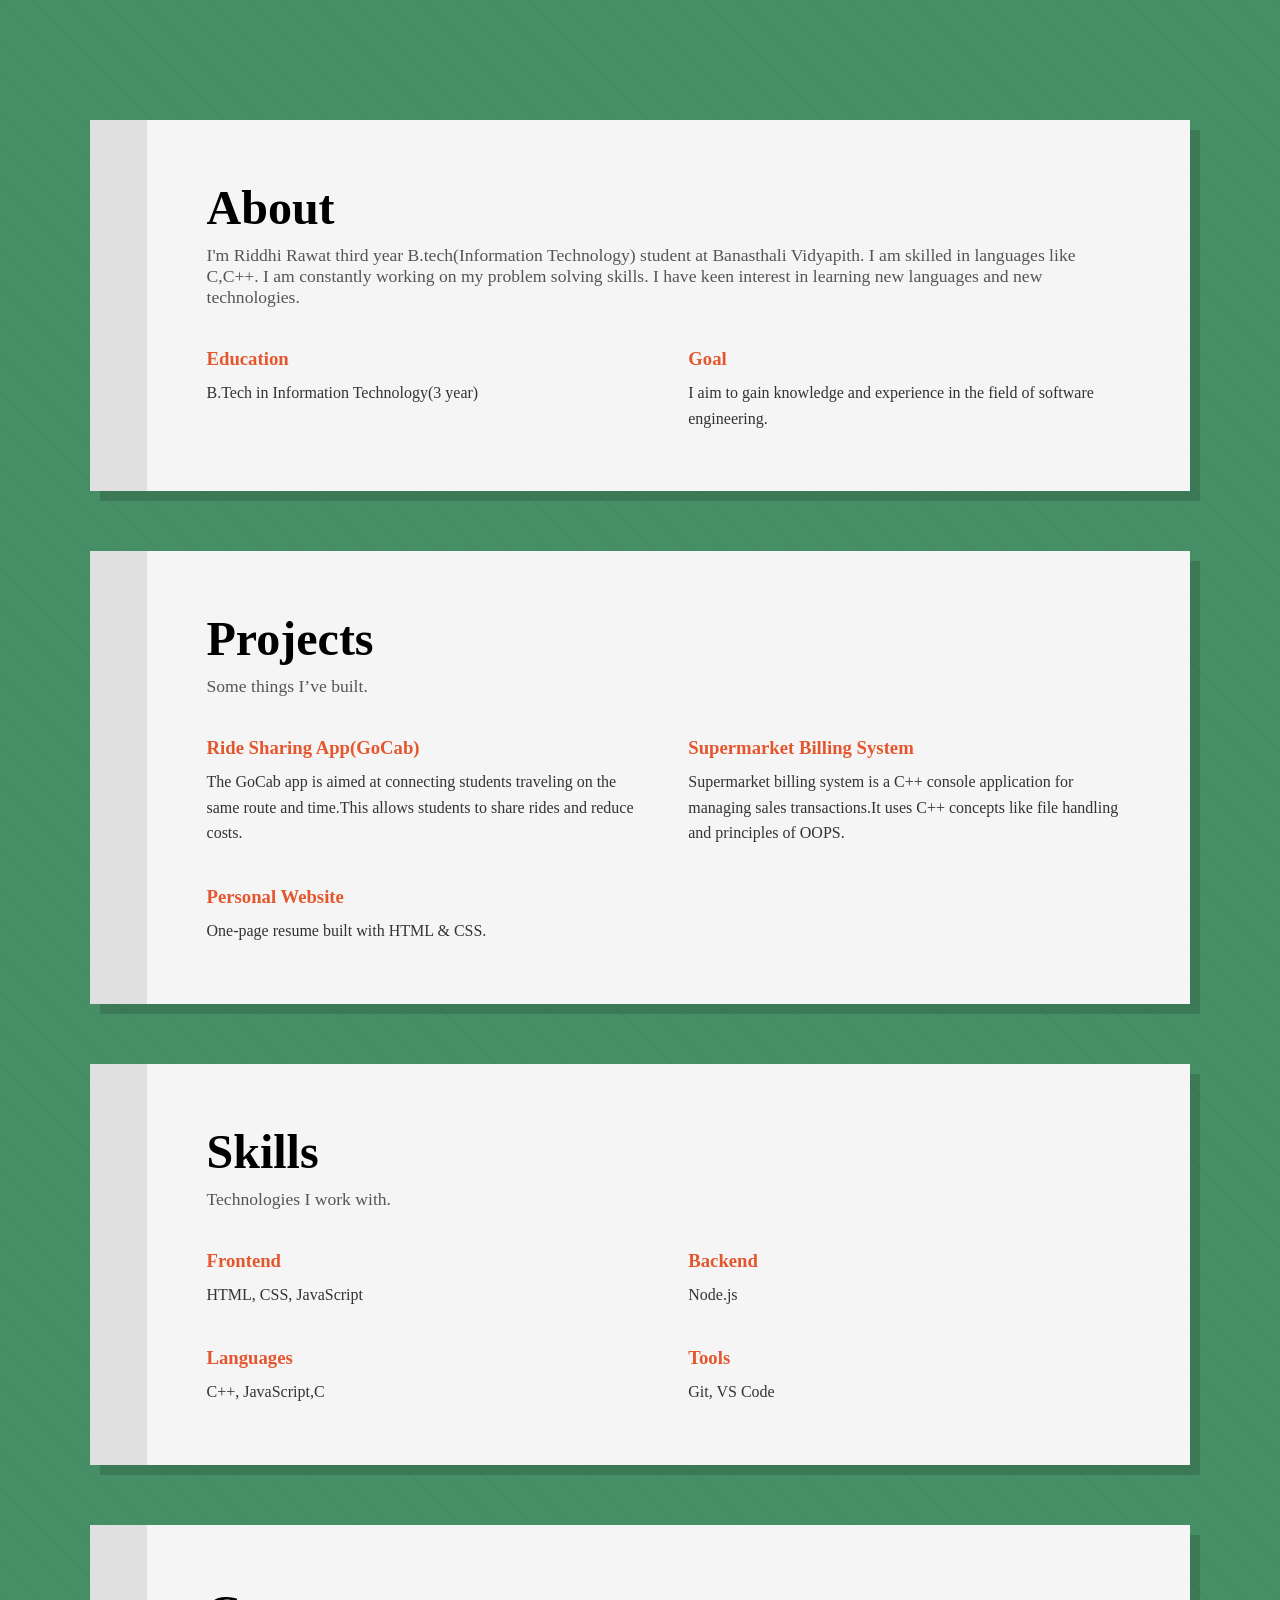
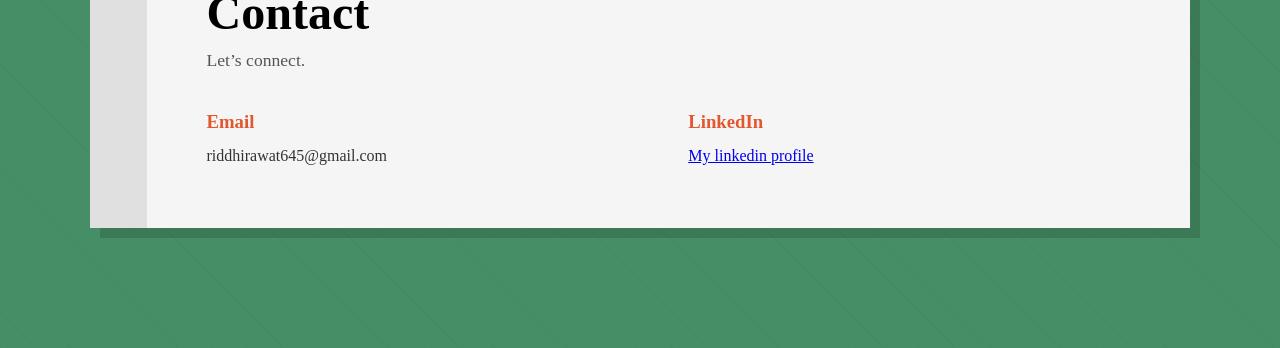
<file: index.html>
<!DOCTYPE html>
<html>
<head>
    <title>Your Name | Resume</title>
    <meta name="viewport" content="width=device-width, initial-scale=1.0">

    
    <link rel="stylesheet" href="portfolio.css">
</head>
<body>

    <div class="section-card">
        <div class="left-strip"></div>
        <div class="content">
            <h1>About</h1>
            <p class="subtitle">I'm Riddhi Rawat third year B.tech(Information Technology) student at Banasthali Vidyapith. 
I am skilled in languages like C,C++. I am constantly working on my problem solving skills. I have keen interest in learning new languages and new technologies.</p>

            <div class="grid">
                <div>
                    <h3>Education</h3>
                    <p>B.Tech in Information Technology(3 year)</p>
                </div>
                <div>
                    <h3>Goal</h3>
                    <p>I aim to gain knowledge and experience in the field of software engineering.</p>
                </div>
            </div>
        </div>
    </div>


    <div class="section-card">
        <div class="left-strip"></div>
        <div class="content">
            <h1>Projects</h1>
            <p class="subtitle">Some things I’ve built.</p>

            <div class="grid">
                <div>
                    <h3>Ride Sharing App(GoCab)</h3>
                    <p>The GoCab app is aimed at connecting students traveling on the same route and time.This allows students to share rides and reduce costs.</p>
                </div>
                
                <div>
                    <h3>Supermarket Billing System</h3>
                    <p>Supermarket billing system is a C++ console application for managing sales transactions.It uses C++ concepts like file handling and principles of OOPS.</p>
                </div>
                <div>
                    <h3>Personal Website</h3>
                    <p>One-page resume built with HTML & CSS.</p>
                </div>
            </div>
        </div>
    </div>


    <div class="section-card">
        <div class="left-strip"></div>
        <div class="content">
            <h1>Skills</h1>
            <p class="subtitle">Technologies I work with.</p>

            <div class="grid">
                <div>
                    <h3>Frontend</h3>
                    <p>HTML, CSS, JavaScript</p>
                </div>
                <div>
                    <h3>Backend</h3>
                    <p>Node.js</p>
                </div>
                <div>
                    <h3>Languages</h3>
                    <p>C++, JavaScript,C</p>
                </div>
                <div>
                    <h3>Tools</h3>
                    <p>Git, VS Code</p>
                </div>
            </div>
        </div>
    </div>


    <div class="section-card">
        <div class="left-strip"></div>
        <div class="content">
            <h1>Contact</h1>
            <p class="subtitle">Let’s connect.</p>

            <div class="grid">
                <div>
                    <h3>Email</h3>
                    <p>riddhirawat645@gmail.com</p>
                </div>
                <div>
                    <h3>LinkedIn</h3>
                    <p><a href="https://www.linkedin.com/in/riddhi-rawat1" target="_blank">My linkedin profile</a></p>
                </div>
            </div>
        </div>
    </div>

</body>

</html>
</file>
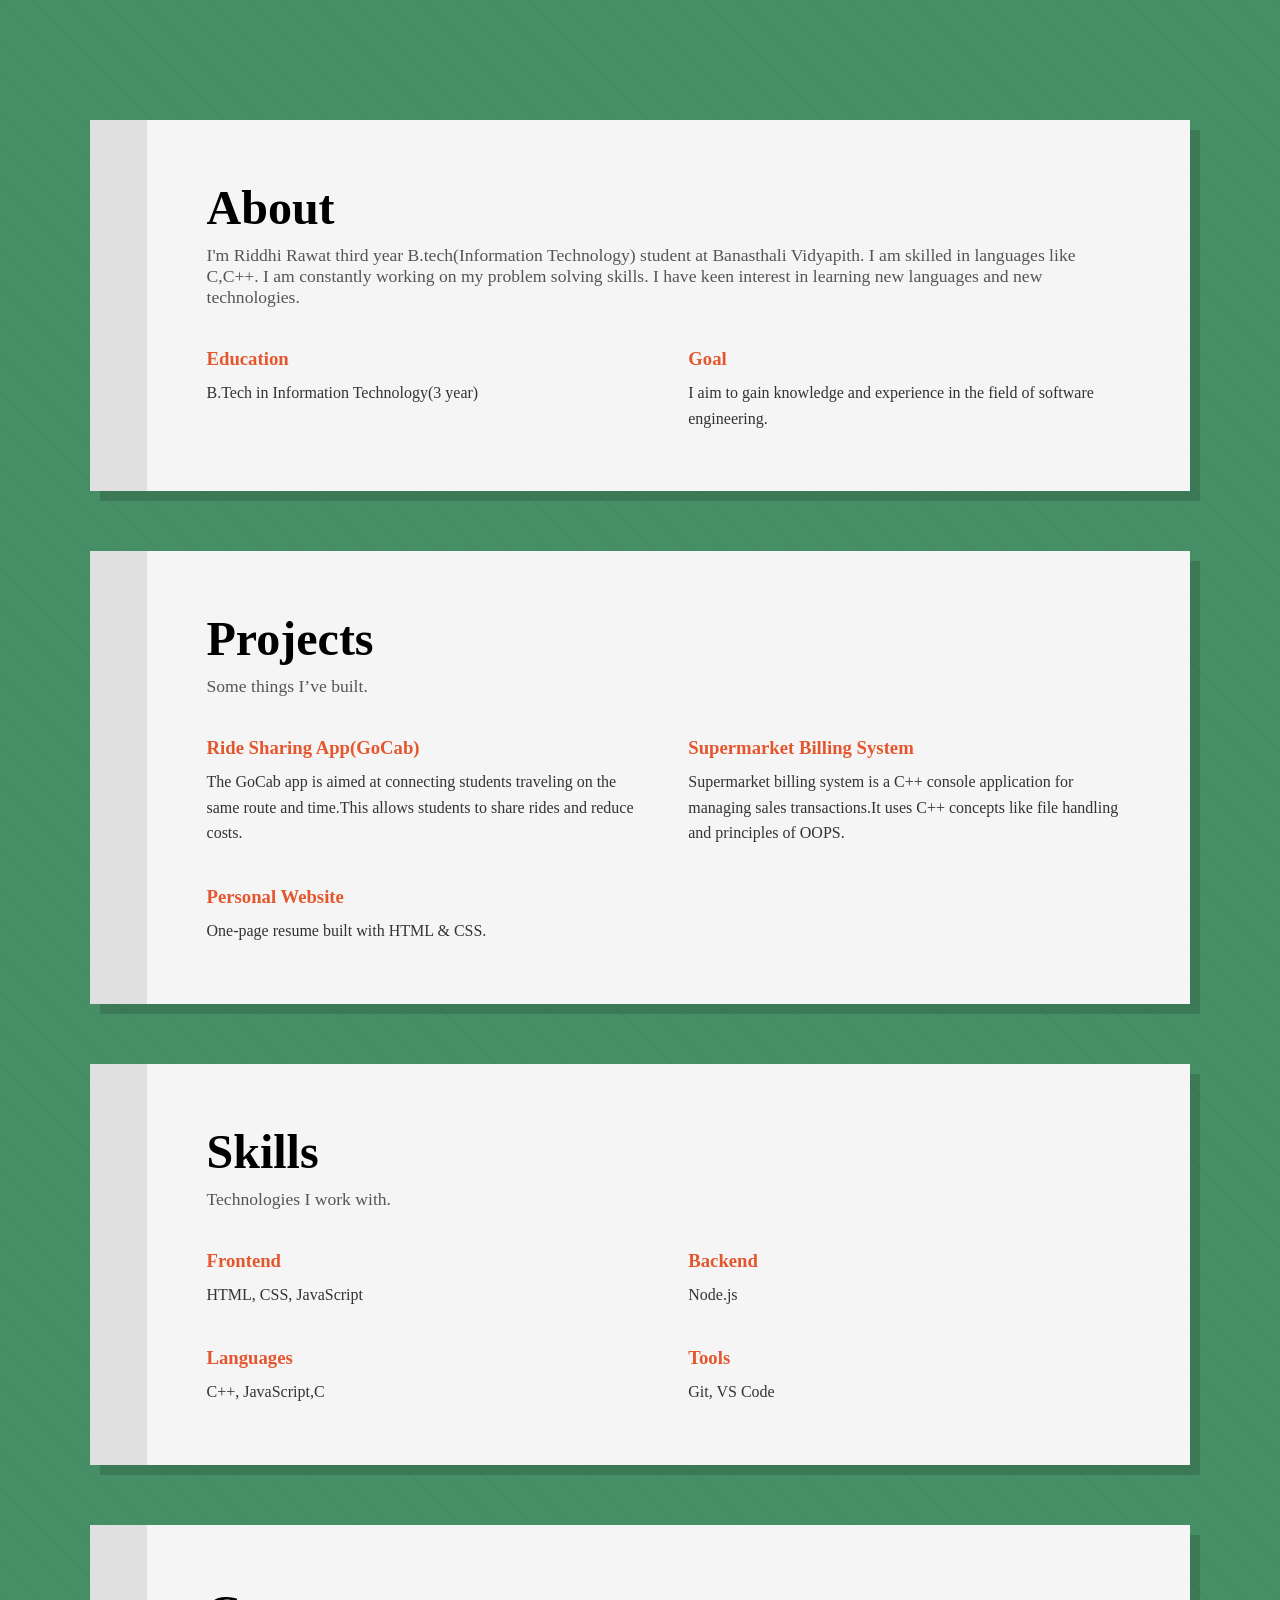
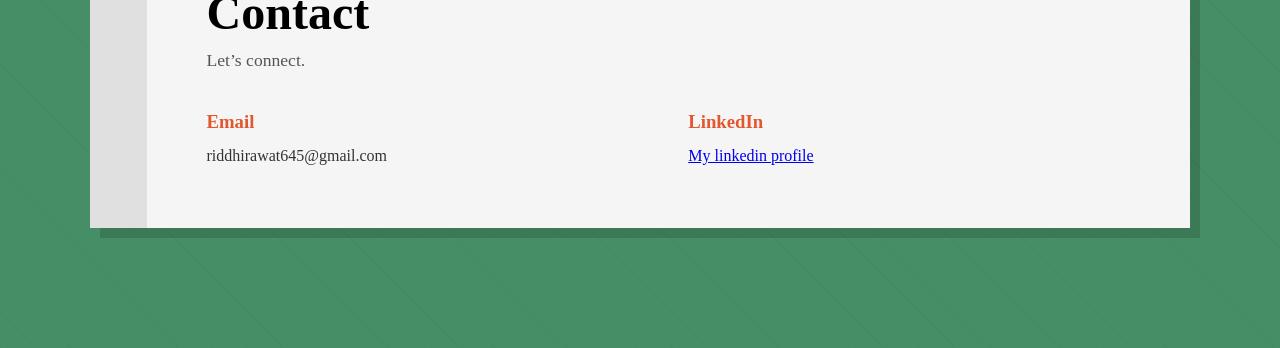
<file: portfolio.html>
<!DOCTYPE html>
<html>
<head>
    <title>Your Name | Resume</title>
    <meta name="viewport" content="width=device-width, initial-scale=1.0">

    
    <link rel="stylesheet" href="portfolio.css">
</head>
<body>

    <div class="section-card">
        <div class="left-strip"></div>
        <div class="content">
            <h1>About</h1>
            <p class="subtitle">I'm Riddhi Rawat third year B.tech(Information Technology) student at Banasthali Vidyapith. 
I am skilled in languages like C,C++. I am constantly working on my problem solving skills. I have keen interest in learning new languages and new technologies.</p>

            <div class="grid">
                <div>
                    <h3>Education</h3>
                    <p>B.Tech in Information Technology(3 year)</p>
                </div>
                <div>
                    <h3>Goal</h3>
                    <p>I aim to gain knowledge and experience in the field of software engineering.</p>
                </div>
            </div>
        </div>
    </div>


    <div class="section-card">
        <div class="left-strip"></div>
        <div class="content">
            <h1>Projects</h1>
            <p class="subtitle">Some things I’ve built.</p>

            <div class="grid">
                <div>
                    <h3>Ride Sharing App(GoCab)</h3>
                    <p>The GoCab app is aimed at connecting students traveling on the same route and time.This allows students to share rides and reduce costs.</p>
                </div>
                
                <div>
                    <h3>Supermarket Billing System</h3>
                    <p>Supermarket billing system is a C++ console application for managing sales transactions.It uses C++ concepts like file handling and principles of OOPS.</p>
                </div>
                <div>
                    <h3>Personal Website</h3>
                    <p>One-page resume built with HTML & CSS.</p>
                </div>
            </div>
        </div>
    </div>


    <div class="section-card">
        <div class="left-strip"></div>
        <div class="content">
            <h1>Skills</h1>
            <p class="subtitle">Technologies I work with.</p>

            <div class="grid">
                <div>
                    <h3>Frontend</h3>
                    <p>HTML, CSS, JavaScript</p>
                </div>
                <div>
                    <h3>Backend</h3>
                    <p>Node.js</p>
                </div>
                <div>
                    <h3>Languages</h3>
                    <p>C++, JavaScript,C</p>
                </div>
                <div>
                    <h3>Tools</h3>
                    <p>Git, VS Code</p>
                </div>
            </div>
        </div>
    </div>


    <div class="section-card">
        <div class="left-strip"></div>
        <div class="content">
            <h1>Contact</h1>
            <p class="subtitle">Let’s connect.</p>

            <div class="grid">
                <div>
                    <h3>Email</h3>
                    <p>riddhirawat645@gmail.com</p>
                </div>
                <div>
                    <h3>LinkedIn</h3>
                    <p><a href="https://www.linkedin.com/in/riddhi-rawat1" target="_blank">My linkedin profile</a></p>
                </div>
            </div>
        </div>
    </div>

</body>
</html>
</file>
<file: portfolio.css>
* {
    margin: 0;
    padding: 0;
    box-sizing: border-box;
}

body {
    
    background-color: #468e65;

   
    background-image:
        repeating-linear-gradient(
            45deg,
            rgba(0,0,0,0.03) 0px,
            rgba(0,0,0,0.03) 1px,
            transparent 1px,
            transparent 25px
        );
    padding: 60px 20px;
}


.section-card {
    max-width: 1100px;
    margin: 60px auto;
    display: flex;
    background: #f5f5f5;
    box-shadow: 10px 10px 0 rgba(0,0,0,0.15);
}

.left-strip {
    width: 60px;
    background: #e0e0e0;
}

.content {
    padding: 60px;
    width: 100%;
}

h1 {
    font-size: 3rem;
    margin-bottom: 10px;
}

.subtitle {
    margin-bottom: 40px;
    color: #555;
    font-size: 1.1rem;
}


.grid {
    display: grid;
    grid-template-columns: 1fr 1fr;
    gap: 40px;
}

.grid h3 {
    color: #e4572e;
    margin-bottom: 10px;
}

.grid p {
    color: #333;
    line-height: 1.6;

}
</file>
